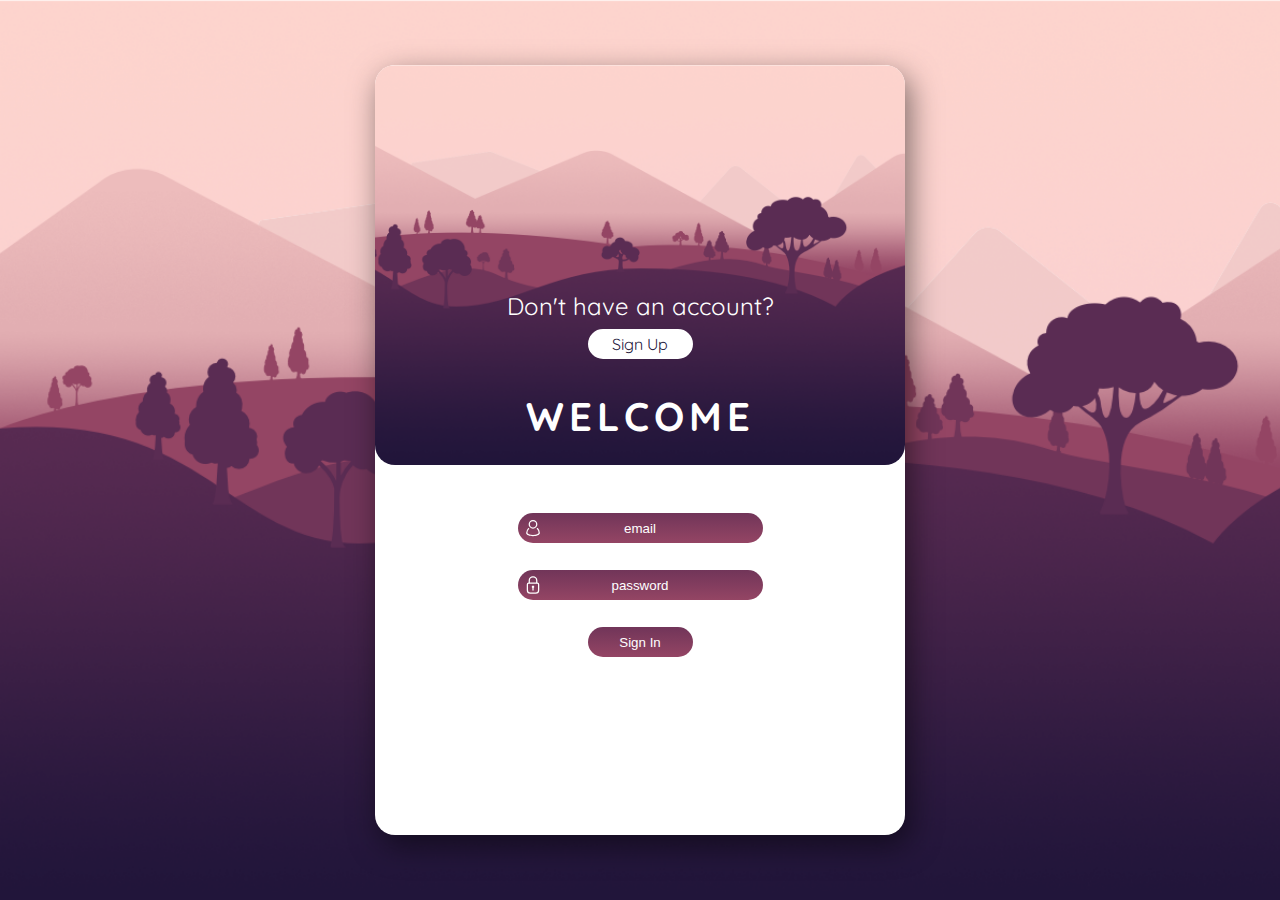
<file: index.html>
<!DOCTYPE html>
<html lang="en">
  <head>
    <meta charset="UTF-8" />
    <meta http-equiv="X-UA-Compatible" content="IE=edge" />
    <meta name="viewport" content="width=device-width, initial-scale=1.0" />
    <link rel="stylesheet" href="./index.css" />
    <title>Sign In</title>
  </head>
  <body>
    <div class="container">
      <div class="container-top">
        <span>Don't have an account?</span>
        <a href="./signup.html">Sign Up</a>
        <h1>WELCOME</h1>
      </div>
      <div class="container-bottom">
        <div class="input-container">
          <input type="email" id="email" class="email" placeholder="email" />
          <img src="./assets/account.svg" alt="account" />
        </div>
        <p class="email-error" id="emailError">&nbsp;</p>
        <div class="input-container">
          <input
            type="password"
            id="password"
            class="password"
            placeholder="password"
          />
          <img src="./assets/lock.svg" alt="lock" />
        </div>
        <p class="password-error" id="passwordError">&nbsp;</p>
        <button type="submit" class="sign-in" id="buttonSignIn">Sign In</button>
        <p class="login-error" id="loginError">&nbsp;</p>
      </div>
    </div>
    <script src="./signin.js"></script>
  </body>
</html>
</file>
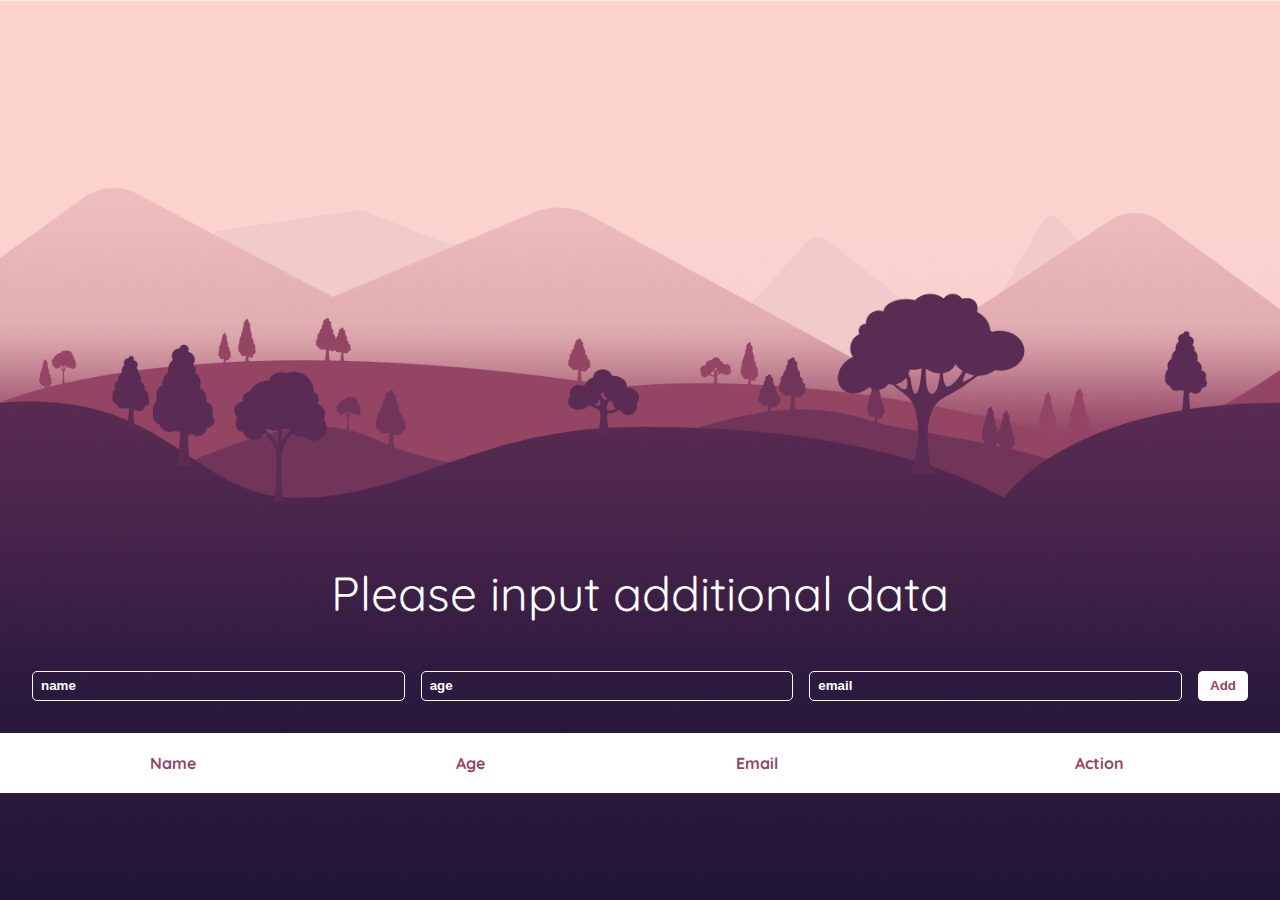
<file: data.html>
<!DOCTYPE html>
<html lang="en">
  <head>
    <meta charset="UTF-8" />
    <meta http-equiv="X-UA-Compatible" content="IE=edge" />
    <meta name="viewport" content="width=device-width, initial-scale=1.0" />
    <link rel="stylesheet" href="./index.css" />
    <title>User Data</title>
  </head>
  <body>
    <div class="user-data-input-container">
      <div class="user-data-input">
        <span>Please input additional data</span>
        <div class="form-container">
          <input type="text" id="name" class="name" placeholder="name" />
          <input type="text" id="age" class="age" placeholder="age" />
          <input type="email" id="email" class="email" placeholder="email" />
          <button type="submit" class="add-data" id="buttonAddData">Add</button>
        </div>
      </div>
      <table id="dataTable">
        <thead>
          <tr>
            <th>Name</th>
            <th>Age</th>
            <th>Email</th>
            <th>Action</th>
          </tr>
        </thead>
        <tbody id="tableBody"></tbody>
      </table>
    </div>
    <script src="./data.js"></script>
  </body>
</html>
</file>
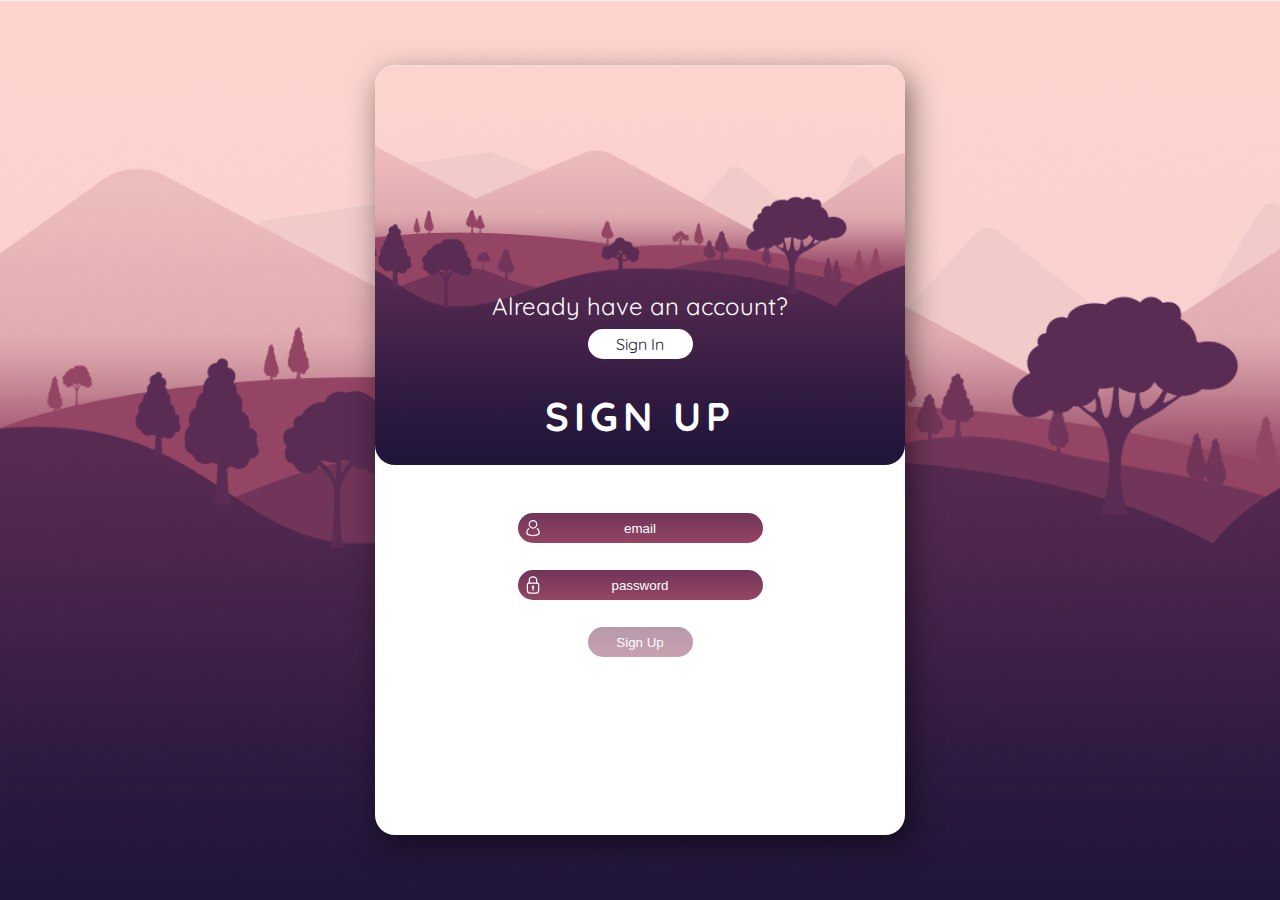
<file: signup.html>
<!DOCTYPE html>
<html lang="en">
  <head>
    <meta charset="UTF-8" />
    <meta http-equiv="X-UA-Compatible" content="IE=edge" />
    <meta name="viewport" content="width=device-width, initial-scale=1.0" />
    <link rel="stylesheet" href="./index.css" />
    <title>Sign Up</title>
  </head>
  <body>
    <div class="container">
      <div class="container-top">
        <span>Already have an account?</span>
        <a href="./index.html">Sign In</a>
        <h1>SIGN UP</h1>
      </div>
      <div class="container-bottom">
        <div class="input-container">
          <input type="email" id="email" class="email" placeholder="email" />
          <img src="./assets/account.svg" alt="account" />
        </div>
        <p class="email-error" id="emailError">&nbsp;</p>
        <div class="input-container">
          <input
            type="password"
            id="password"
            class="password"
            placeholder="password"
          />
          <img src="./assets/lock.svg" alt="lock" />
        </div>
        <p class="password-error" id="passwordError">&nbsp;</p>

        <button
          disabled
          type="submit"
          class="sign-up-disabled"
          id="buttonSignUp"
        >
          Sign Up
        </button>
      </div>
    </div>
    <script src="./signup.js"></script>
  </body>
</html>
</file>
<file: index.css>
@import url("https://fonts.googleapis.com/css2?family=Quicksand:wght@400;700&display=swap");

/* GENERAL */
* {
  margin: 0;
  padding: 0;
  box-sizing: border-box;
}
body {
  height: 100vh;
  display: flex;
  flex-direction: column;
  justify-content: center;
  align-items: center;
  background-image: url(./assets/landscape.png);
  background-size: cover;
  font-family: "Quicksand";
  /* padding: 10rem; */
}

/* CONTAINER */
.container {
  width: 530px;
  min-width: 375px;
  min-height: 770px;
  background-color: white;
  border-radius: 20px;

  display: grid;
  grid-template-rows: 400px 330px;

  box-shadow: 5px 10px 30px rgba(0, 0, 0, 0.5);
}

.container a {
  background-color: white;
  color: #23163b;
}

/* CONTAINER TOP */
.container-top {
  display: flex;
  flex-direction: column;
  justify-content: flex-end;
  align-items: center;
  padding: 1.5rem;

  border-radius: 20px;
  background-image: url(./assets/landscape.png);
  background-size: cover;
  background-position: center;
}
span {
  color: white;
  font-size: 1.5rem;
  text-align: center;
}
h1 {
  color: white;
  font-size: 2.5rem;
  margin-top: 2rem;
  letter-spacing: 5px;
}
a {
  display: flex;
  justify-content: center;
  align-items: center;
  color: #23163b;
  text-decoration: none;
  width: 105px;
  height: 30px;
  border-radius: 20px;
  border: 2px solid white;
  margin-top: 0.5rem;
}
a:hover {
  background: none;
  color: white;
  font-weight: 700;
}

/* CONTAINER BOTTOM */
.container-bottom {
  display: flex;
  flex-direction: column;
  justify-content: flex-start;
  align-items: center;
  padding: 3rem;
  gap: 0.5rem;
}

.input-container {
  position: relative;
  display: flex;
  flex-direction: column;
  align-items: center;
}
.input-container img {
  height: 20px;
  position: absolute;
  left: 5px;
  top: 5px;
}

/* INPUT */
input {
  width: 245px;
  height: 30px;
  border-radius: 20px;
  text-align: center;
  background: linear-gradient(#713559, #944564);
  border: none;
  position: relative;
  color: white;
  font-weight: 700;
}
::placeholder {
  color: white;
  font-weight: 500;
}

/* BUTTON */
button {
  width: 105px;
  height: 30px;
  border-radius: 20px;
  border: none;
  background: linear-gradient(#713559, #944564);
  color: white;
}
button:hover {
  font-weight: 700;
  cursor: pointer;
  background: none;
  color: #944564;
  border: 2px solid;
  border-color: #944564;
}

button:disabled {
  opacity: 50%;
}
button:disabled:hover {
  background: linear-gradient(#713559, #944564);
  color: white;
  font-weight: 500;
  cursor: auto;
}

/* NOTIFICATION */
.password-error,
.email-error {
  text-align: center;
  font-size: 0.8rem;
  font-weight: 600;
  color: red;
  margin-top: -0.3rem;
}

/* USER DATA INPUT CONTAINER */
.login-error {
  margin-top: 1rem;
}

.user-data-input-container {
  min-width: 375px;
  background: white;
  width: 100%;
}

.user-data-input {
  display: flex;
  flex-direction: column;
  justify-content: flex-end;
  padding: 2rem;
  gap: 1rem;

  background-image: url(./assets/landscape.png);
  background-size: cover;
  background-position: center;

  width: 100%;
  min-height: 625px;
  overflow: hidden;
}

.user-data-input span {
  font-size: 3rem;
  margin-bottom: 2rem;
}

/* INPUT FORM */
.form-container {
  display: flex;
  gap: 1rem;
}

.user-data-input input {
  border: 1px solid white;
  min-width: 60px;
  width: 100%;
  color: white;
  background: none;
  font-weight: 00;
  padding: 0.5rem;
  text-align: start;
}
.user-data-input input::placeholder {
  color: white;
  font-weight: 700;
}

.add-data {
  font-weight: 700;
}

.user-data-input input,
button.add-data {
  border-radius: 5px;
}

.user-data-input button.add-data {
  background: white;
  color: #944564;
  min-width: 50px;
}

.user-data-input button.add-data:hover {
  background: none;
  color: rgba(255, 255, 255, 1);
  border: 2px solid white;
}
@media only screen and (max-width: 768px) {
  .form-container {
    flex-direction: column;
    align-items: center;
  }
  .form-container input {
    text-align: center;
  }
  .user-data-input-container {
    height: 100vh;
    width: 100vw;
  }
  body {
    margin: 0;
    padding: 0;
    background-image: none;
  }
  .user-data-input {
    background-size: cover;
    min-height: 625px;
  }
}
/* TABLE */

table {
  background-size: fit;
  border-collapse: collapse;
  width: 100%;
}

thead tr {
  height: 60px;
}

thead tr th {
  color: #944564;
}

table,
th,
td {
  color: #944564;
  padding: 1rem 0.5rem;
  text-align: center;
}
td {
  border-top: 1px solid #944564;
}

td button {
  width: 70px;
  border-radius: 5px;
  margin: 0.3rem;
  font-weight: 700;
}

td button:hover {
  color: rgba(255, 255, 255, 0.3);
  background: linear-gradient(#713559, #944564);
  border: none;
}
</file>
